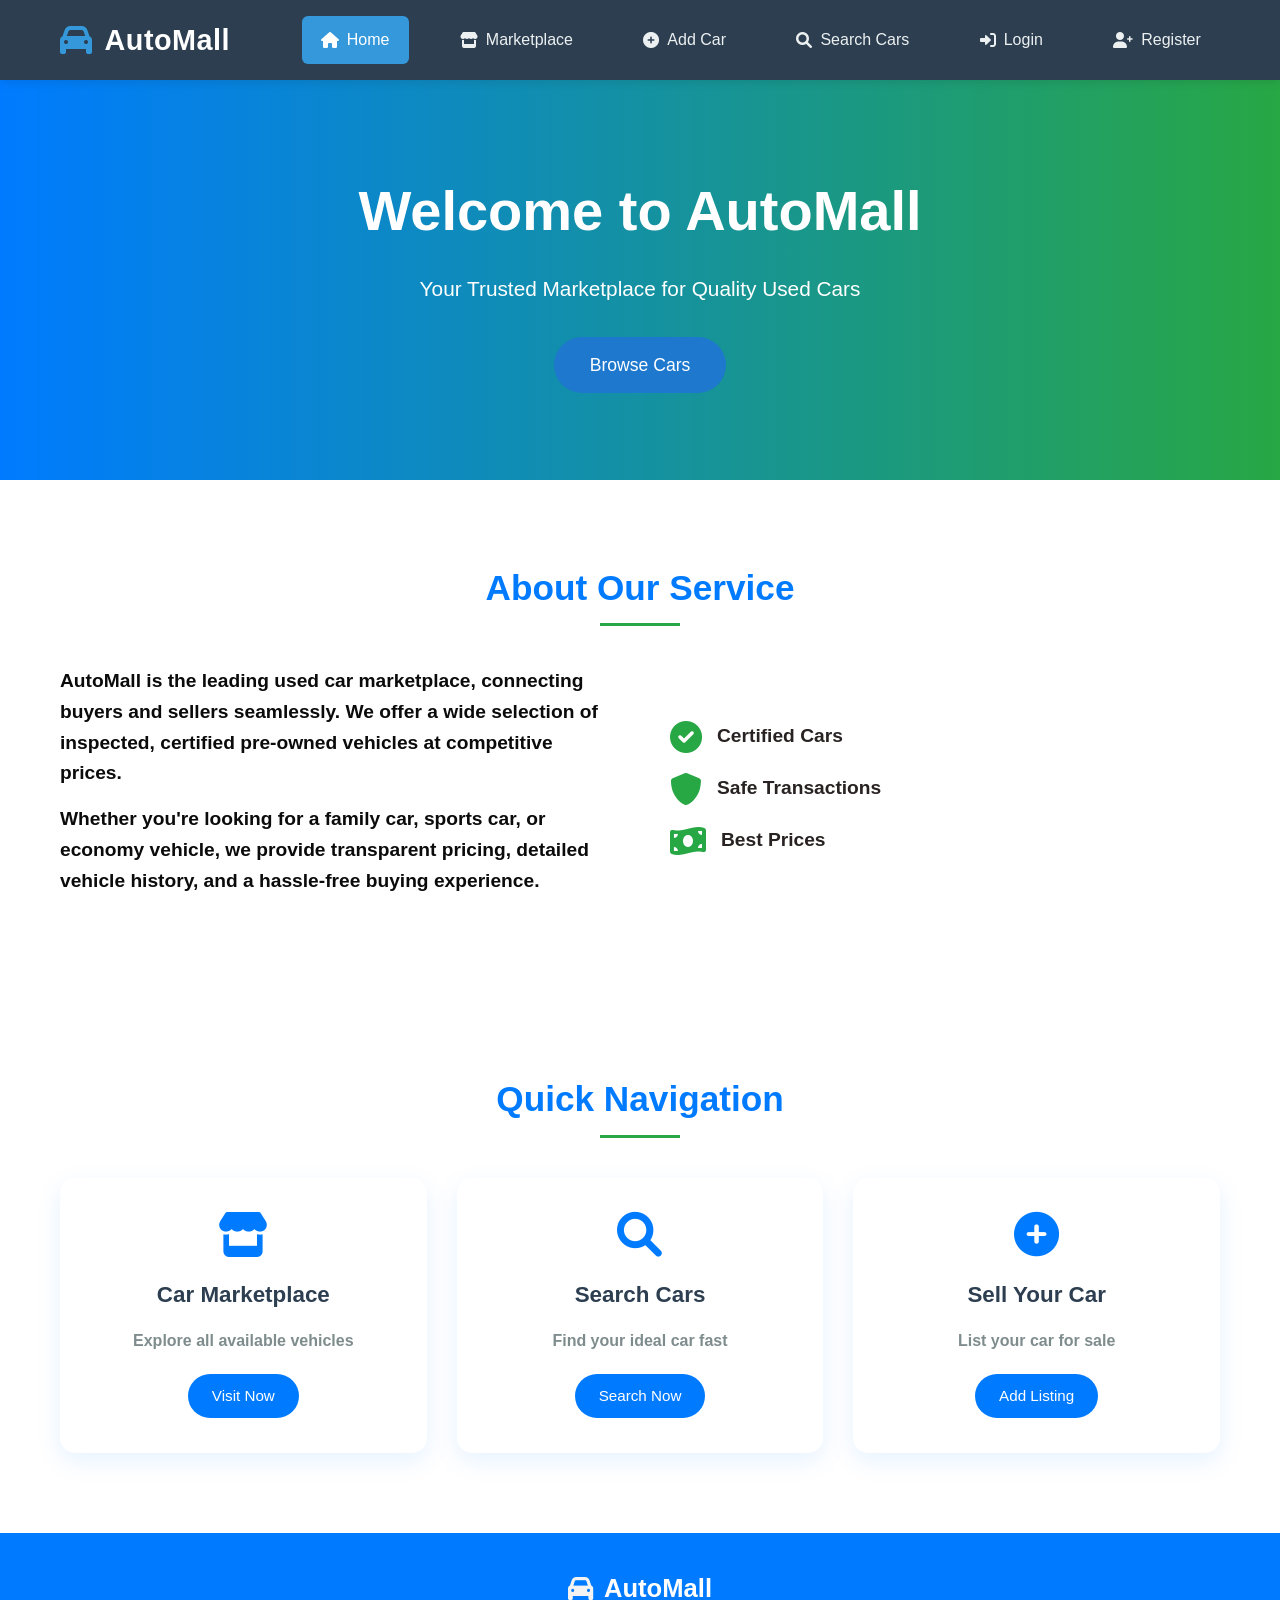
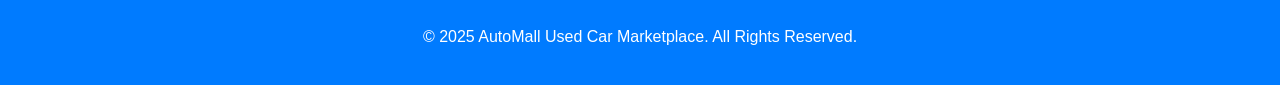
<file: index.html>
<!DOCTYPE html>
<html lang="en">
<head>
    <meta charset="UTF-8">
    <meta name="viewport" content="width=device-width, initial-scale=1.0">
    <title>AutoMall - Premium Used Cars Marketplace</title>
    <link rel="stylesheet" href="navbar.css">
    <script src="navbar.js" defer></script>
    <link rel="stylesheet" href="https://cdnjs.cloudflare.com/ajax/libs/font-awesome/6.0.0/css/all.min.css">
    <link rel="stylesheet" href="style1.css">
</head>
<body>
    <!-- 导航栏 -->
    <header>
        <nav class="navbar">
            <div class="nav-container">
                <div class="logo">
                    <a href="index.html">
                        <i class="fas fa-car"></i>
                        <span>AutoMall</span>
                    </a>
                </div>

                <ul class="nav-menu">
                    <li class="active"><a href="index.html"><i class="fas fa-home"></i> Home</a></li>
                    <li><a href="marketplace.html"><i class="fas fa-store"></i> Marketplace</a></li>
                    <li><a href="add-car.html"><i class="fas fa-plus-circle"></i> Add Car</a></li>
                    <li><a href="../search.html"><i class="fas fa-search"></i> Search Cars</a></li>
                    <li><a href="login.html"><i class="fas fa-sign-in-alt"></i> Login</a></li>
                    <li><a href="registration.html"><i class="fas fa-user-plus"></i> Register</a></li>
                </ul>

                <div class="hamburger">
                    <span class="bar"></span>
                    <span class="bar"></span>
                    <span class="bar"></span>
                </div>
            </div>
        </nav>
    </header>

    <main>
        <!-- 汽车大图横幅（明亮干净） -->
        <section class="hero">
            <div class="hero-content">
                <h1>Welcome to AutoMall</h1>
                <p>Your Trusted Marketplace for Quality Used Cars</p>
                <a href="marketplace.html" class="btn">Browse Cars</a>
            </div>
        </section>

        <!-- 业务简介 -->
        <section class="about">
            <div class="container">
                <h2>About Our Service</h2>
                <div class="about-content">
                    <div class="about-text">
                        <p>AutoMall is the leading used car marketplace, connecting buyers and sellers seamlessly. We offer a wide selection of inspected, certified pre-owned vehicles at competitive prices.</p>
                        <p>Whether you're looking for a family car, sports car, or economy vehicle, we provide transparent pricing, detailed vehicle history, and a hassle-free buying experience.</p>
                    </div>
                    <div class="about-features">
                        <div class="feature">
                            <i class="fas fa-check-circle"></i>
                            <h3>Certified Cars</h3>
                        </div>
                        <div class="feature">
                            <i class="fas fa-shield-alt"></i>
                            <h3>Safe Transactions</h3>
                        </div>
                        <div class="feature">
                            <i class="fas fa-money-bill-wave"></i>
                            <h3>Best Prices</h3>
                        </div>
                    </div>
                </div>
            </div>
        </section>

        <!-- 快捷链接 -->
        <section class="quick-links">
            <div class="container">
                <h2>Quick Navigation</h2>
                <div class="link-cards">
                    <div class="link-card">
                        <i class="fas fa-store"></i>
                        <h3>Car Marketplace</h3>
                        <p>Explore all available vehicles</p>
                        <a href="marketplace.html" class="small-btn">Visit Now</a>
                    </div>
                    <div class="link-card">
                        <i class="fas fa-search"></i>
                        <h3>Search Cars</h3>
                        <p>Find your ideal car fast</p>
                        <a href="../search.html" class="small-btn">Search Now</a>
                    </div>
                    <div class="link-card">
                        <i class="fas fa-plus-circle"></i>
                        <h3>Sell Your Car</h3>
                        <p>List your car for sale</p>
                        <a href="add-car.html" class="small-btn">Add Listing</a>
                    </div>
                </div>
            </div>
        </section>
    </main>

    <!-- 页脚设计 -->
    <footer>
        <div class="container footer-content">
            <div class="footer-logo">
                <i class="fas fa-car"></i>
                <span>AutoMall</span>
            </div>
            <p>&copy; 2025 AutoMall Used Car Marketplace. All Rights Reserved.</p>
        </div>
    </footer>
</body>
</html>
</file>
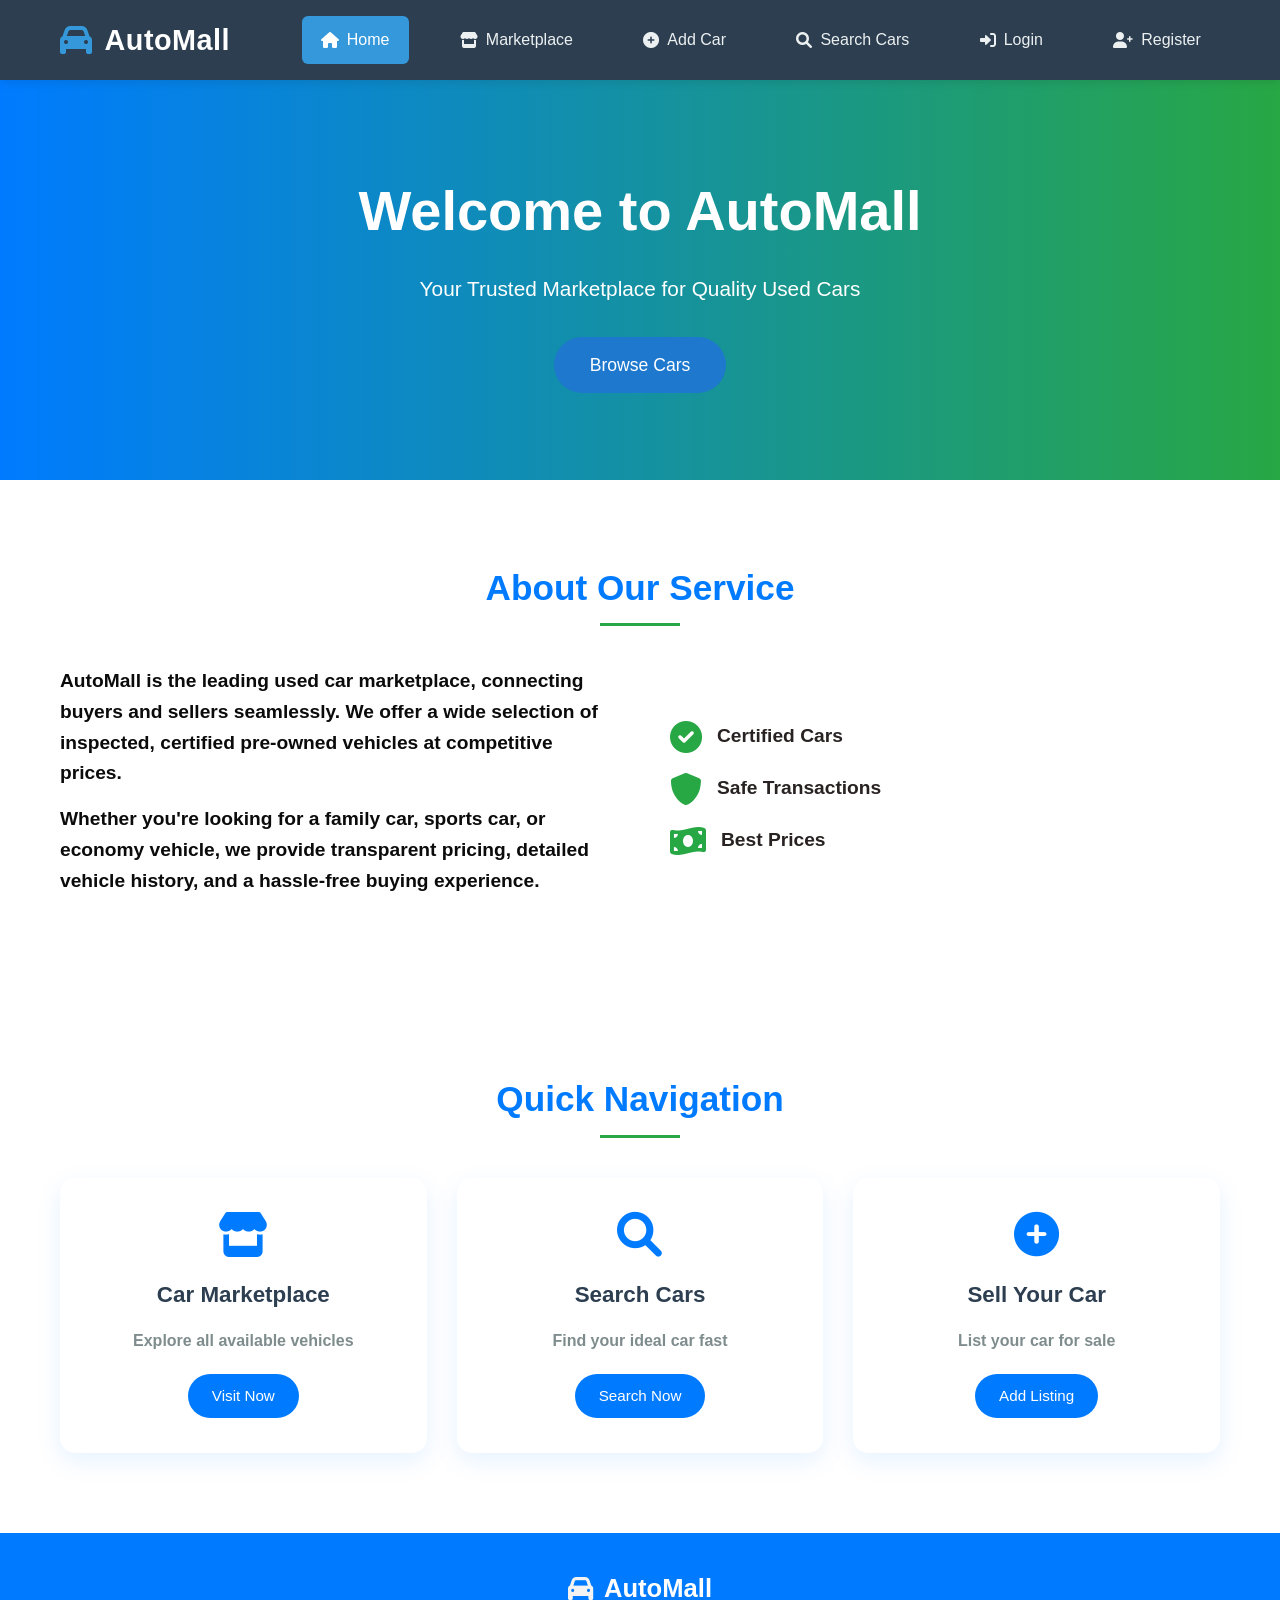
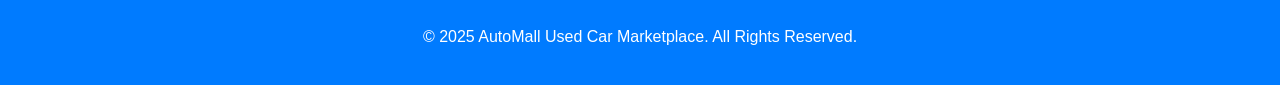
<file: index1.html>
<!DOCTYPE html>
<html lang="en">
<head>
    <meta charset="UTF-8">
    <meta name="viewport" content="width=device-width, initial-scale=1.0">
    <title>AutoMall - Premium Used Cars Marketplace</title>
    <link rel="stylesheet" href="navbar.css">
    <script src="navbar.js" defer></script>
    <link rel="stylesheet" href="https://cdnjs.cloudflare.com/ajax/libs/font-awesome/6.0.0/css/all.min.css">
    <link rel="stylesheet" href="style1.css">
</head>
<body>
    <!-- 导航栏 -->
    <header>
        <nav class="navbar">
            <div class="nav-container">
                <div class="logo">
                    <a href="index.html">
                        <i class="fas fa-car"></i>
                        <span>AutoMall</span>
                    </a>
                </div>

                <ul class="nav-menu">
                    <li class="active"><a href="index.html"><i class="fas fa-home"></i> Home</a></li>
                    <li><a href="marketplace.html"><i class="fas fa-store"></i> Marketplace</a></li>
                    <li><a href="add-car.html"><i class="fas fa-plus-circle"></i> Add Car</a></li>
                    <li><a href="../search.html"><i class="fas fa-search"></i> Search Cars</a></li>
                    <li><a href="login.html"><i class="fas fa-sign-in-alt"></i> Login</a></li>
                    <li><a href="registration.html"><i class="fas fa-user-plus"></i> Register</a></li>
                </ul>

                <div class="hamburger">
                    <span class="bar"></span>
                    <span class="bar"></span>
                    <span class="bar"></span>
                </div>
            </div>
        </nav>
    </header>

    <main>
        <!-- 汽车大图横幅（明亮干净） -->
        <section class="hero">
            <div class="hero-content">
                <h1>Welcome to AutoMall</h1>
                <p>Your Trusted Marketplace for Quality Used Cars</p>
                <a href="marketplace.html" class="btn">Browse Cars</a>
            </div>
        </section>

        <!-- 业务简介 -->
        <section class="about">
            <div class="container">
                <h2>About Our Service</h2>
                <div class="about-content">
                    <div class="about-text">
                        <p>AutoMall is the leading used car marketplace, connecting buyers and sellers seamlessly. We offer a wide selection of inspected, certified pre-owned vehicles at competitive prices.</p>
                        <p>Whether you're looking for a family car, sports car, or economy vehicle, we provide transparent pricing, detailed vehicle history, and a hassle-free buying experience.</p>
                    </div>
                    <div class="about-features">
                        <div class="feature">
                            <i class="fas fa-check-circle"></i>
                            <h3>Certified Cars</h3>
                        </div>
                        <div class="feature">
                            <i class="fas fa-shield-alt"></i>
                            <h3>Safe Transactions</h3>
                        </div>
                        <div class="feature">
                            <i class="fas fa-money-bill-wave"></i>
                            <h3>Best Prices</h3>
                        </div>
                    </div>
                </div>
            </div>
        </section>

        <!-- 快捷链接 -->
        <section class="quick-links">
            <div class="container">
                <h2>Quick Navigation</h2>
                <div class="link-cards">
                    <div class="link-card">
                        <i class="fas fa-store"></i>
                        <h3>Car Marketplace</h3>
                        <p>Explore all available vehicles</p>
                        <a href="marketplace.html" class="small-btn">Visit Now</a>
                    </div>
                    <div class="link-card">
                        <i class="fas fa-search"></i>
                        <h3>Search Cars</h3>
                        <p>Find your ideal car fast</p>
                        <a href="../search.html" class="small-btn">Search Now</a>
                    </div>
                    <div class="link-card">
                        <i class="fas fa-plus-circle"></i>
                        <h3>Sell Your Car</h3>
                        <p>List your car for sale</p>
                        <a href="add-car.html" class="small-btn">Add Listing</a>
                    </div>
                </div>
            </div>
        </section>
    </main>

    <!-- 页脚设计 -->
    <footer>
        <div class="container footer-content">
            <div class="footer-logo">
                <i class="fas fa-car"></i>
                <span>AutoMall</span>
            </div>
            <p>&copy; 2025 AutoMall Used Car Marketplace. All Rights Reserved.</p>
        </div>
    </footer>
</body>
</html>
</file>
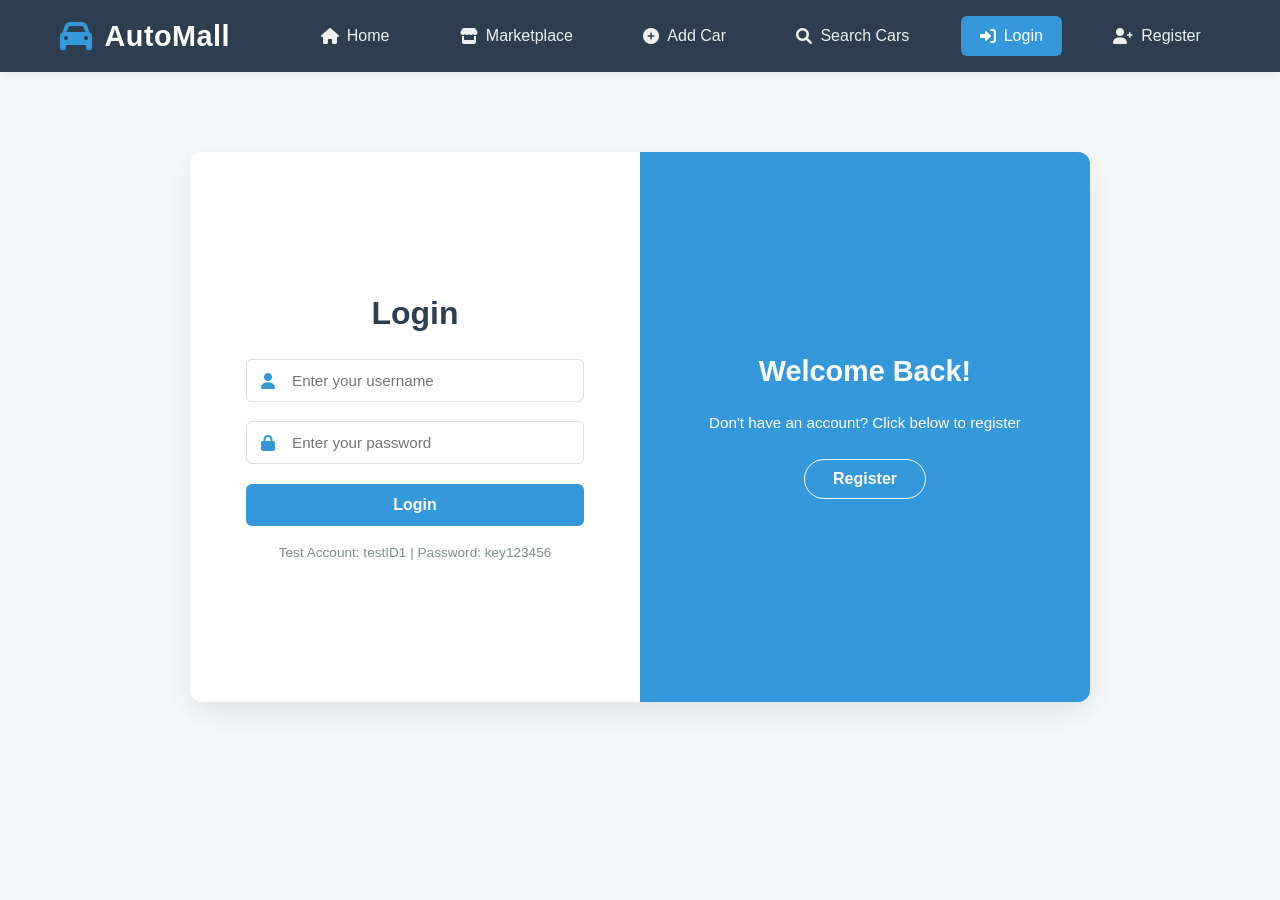
<file: login.html>
<!DOCTYPE html>
<html lang="en">
<head>
    <meta charset="UTF-8">
    <meta name="viewport" content="width=device-width, initial-scale=1.0">
    <title>AutoMall - Login</title>
    <link rel="stylesheet" href="https://cdnjs.cloudflare.com/ajax/libs/font-awesome/6.0.0/css/all.min.css">
    <style>
        * {
            margin: 0;
            padding: 0;
            box-sizing: border-box;
            font-family: 'Segoe UI', sans-serif;
        }

        body {
            background-color: #f8f9fa;
            min-height: 100vh;
        }

        /* 导航栏样式 */
        .navbar {
            background-color: #2c3e50;
            padding: 1rem 0;
            box-shadow: 0 2px 10px rgba(0, 0, 0, 0.1);
            position: sticky;
            top: 0;
            z-index: 1000;
        }

        .nav-container {
            max-width: 1200px;
            margin: 0 auto;
            display: flex;
            justify-content: space-between;
            align-items: center;
            padding: 0 20px;
        }

        .logo a {
            color: white;
            text-decoration: none;
            font-size: 1.8rem;
            font-weight: 700;
            display: flex;
            align-items: center;
            gap: 12px;
            letter-spacing: 0.5px;
        }

        .logo i {
            color: #3498db;
            font-size: 2rem;
        }

        .logo span {
            color: white;
            font-weight: 800;
        }

        .nav-menu {
            display: flex;
            list-style: none;
            gap: 2rem;
            margin: 0;
            padding: 0;
        }

        .nav-menu li a {
            color: #ecf0f1;
            text-decoration: none;
            padding: 0.7rem 1.2rem;
            border-radius: 6px;
            transition: all 0.3s ease;
            display: flex;
            align-items: center;
            gap: 8px;
            font-weight: 500;
            font-size: 1rem;
        }

        .nav-menu li a:hover {
            background-color: #3498db;
            color: white;
        }

        .nav-menu li.active a {
            background-color: #3498db;
            color: white;
        }

        .hamburger {
            display: none;
            cursor: pointer;
            background: none;
            border: none;
            padding: 5px;
        }

        .bar {
            display: block;
            width: 25px;
            height: 3px;
            margin: 5px auto;
            background-color: white;
            transition: all 0.3s ease;
            border-radius: 2px;
        }

        @media (max-width: 768px) {
            .hamburger { display: block; }
            .nav-menu {
                position: fixed; left: -100%; top: 70px;
                flex-direction: column; background-color: #2c3e50;
                width: 100%; text-align: center; transition: 0.3s;
                padding: 2rem 0; gap: 0;
                box-shadow: 0 5px 10px rgba(0, 0, 0, 0.1);
            }
            .nav-menu.active { left: 0; }
            .nav-menu li { margin: 1rem 0; }
            .nav-menu li a { padding: 1rem; justify-content: center; }
            .hamburger.active .bar:nth-child(2) { opacity: 0; }
            .hamburger.active .bar:nth-child(1) { transform: translateY(8px) rotate(45deg); }
            .hamburger.active .bar:nth-child(3) { transform: translateY(-8px) rotate(-45deg); }
        }

        /* 登录页面主容器 + 滑动交换动画 */
        .container {
            max-width: 900px;
            height: 550px;
            margin: 5rem auto;
            display: flex;
            position: relative;
            border-radius: 12px;
            overflow: hidden;
            box-shadow: 0 10px 30px rgba(0,0,0,0.1);
            transition: all 0.6s ease;
        }

        .form-section {
            width: 50%;
            background: white;
            display: flex;
            flex-direction: column;
            justify-content: center;
            padding: 3.5rem;
            gap: 1.2rem;
            transition: transform 0.6s ease, opacity 0.5s ease;
        }

        .form-section h2 {
            color: #2c3e50;
            font-size: 2rem;
            text-align: center;
            margin-bottom: 0.5rem;
        }

        .input-group {
            position: relative;
        }

        .input-group i {
            position: absolute;
            left: 15px;
            top: 50%;
            transform: translateY(-50%);
            color: #3498db;
            font-size: 1rem;
        }

        .input-group input {
            width: 100%;
            padding: 12px 15px 12px 45px;
            border: 1px solid #ddd;
            border-radius: 6px;
            font-size: 0.95rem;
            outline: none;
            transition: 0.3s;
        }

        .input-group input:focus {
            border-color: #3498db;
            box-shadow: 0 0 0 3px rgba(52, 152, 219, 0.15);
        }

        .btn {
            padding: 12px;
            background-color: #3498db;
            color: white;
            border: none;
            border-radius: 6px;
            font-size: 1rem;
            font-weight: 600;
            cursor: pointer;
            transition: 0.3s;
        }

        .btn:hover {
            background-color: #2980b9;
        }

        .test-info {
            text-align: center;
            color: #7f8c8d;
            font-size: 0.85rem;
        }

        .info-section {
            width: 50%;
            background-color: #3498db;
            display: flex;
            flex-direction: column;
            justify-content: center;
            align-items: center;
            color: white;
            padding: 2.5rem;
            text-align: center;
            gap: 1.5rem;
            transition: transform 0.6s ease;
        }

        .info-section h2 {
            font-size: 1.8rem;
        }

        .info-section p {
            line-height: 1.5;
            font-size: 0.95rem;
        }

        .toggle-btn {
            padding: 10px 28px;
            background: transparent;
            border: 1px solid white;
            color: white;
            border-radius: 25px;
            font-weight: 600;
            cursor: pointer;
            transition: all 0.3s ease;
            text-decoration: none;
        }

        .toggle-btn:hover {
            background: white;
            color: #3498db;
        }

        /* 切换动画：放大 + 滑动 */
        .container.slide .form-section {
            transform: translateX(100%) scale(1.03);
            opacity: 0.97;
        }

        .container.slide .info-section {
            transform: translateX(-100%) scale(1.03);
        }

        @media (max-width:768px) {
            .container {
                flex-direction: column;
                height: auto;
                margin: 2rem 1rem;
            }
            .form-section, .info-section { width: 100%; }
        }
    </style>
</head>
<body>

<!-- 导航栏 -->
<header>
    <nav class="navbar">
        <div class="nav-container">
            <div class="logo">
                <a href="../index.html">
                    <i class="fas fa-car"></i>
                    <span>AutoMall</span>
                </a>
            </div>
            <ul class="nav-menu">
                <li><a href="../index.html"><i class="fas fa-home"></i> Home</a></li>
                <li><a href="marketplace.html"><i class="fas fa-store"></i> Marketplace</a></li>
                <li><a href="add-car.html"><i class="fas fa-plus-circle"></i> Add Car</a></li>
                <li><a href="../search.html"><i class="fas fa-search"></i> Search Cars</a></li>
                <li class="active"><a href="login.html"><i class="fas fa-sign-in-alt"></i> Login</a></li>
                <li><a href="registration.html"><i class="fas fa-user-plus"></i> Register</a></li>
            </ul>
            <div class="hamburger">
                <span class="bar"></span>
                <span class="bar"></span>
                <span class="bar"></span>
            </div>
        </div>
    </nav>
</header>

<!-- 登录主体 -->
<div class="container" id="container">
    <div class="form-section">
        <h2>Login</h2>
        <div class="input-group">
            <i class="fas fa-user"></i>
            <input type="text" placeholder="Enter your username" id="username" required>
        </div>
        <div class="input-group">
            <i class="fas fa-lock"></i>
            <input type="password" placeholder="Enter your password" id="password" required>
        </div>
        <button class="btn" id="loginBtn">Login</button>
        <p class="test-info">Test Account: testID1 | Password: key123456</p>
    </div>

    <div class="info-section">
        <h2>Welcome Back!</h2>
        <p>Don't have an account? Click below to register</p>
        <a href="registration.html" class="toggle-btn" id="toReg">Register</a>
    </div>
</div>

<script>
    // 导航菜单
    document.addEventListener('DOMContentLoaded', function () {
        const hamburger = document.querySelector('.hamburger');
        const navMenu = document.querySelector('.nav-menu');
        hamburger.addEventListener('click', () => {
            hamburger.classList.toggle('active');
            navMenu.classList.toggle('active');
        });
        document.querySelectorAll('.nav-menu a').forEach(n => {
            n.addEventListener('click', () => {
                hamburger.classList.remove('active');
                navMenu.classList.remove('active');
            });
        });

        // 切换动画
        const container = document.getElementById('container');
        const toReg = document.getElementById('toReg');
        toReg.addEventListener('click', (e) => {
            e.preventDefault();
            container.classList.add('slide');
            setTimeout(() => {
                window.location.href = 'registration.html';
            }, 600);
        });

        // 登录验证
        const loginBtn = document.getElementById('loginBtn');
        loginBtn.addEventListener('click', () => {
            const user = document.getElementById('username').value.trim();
            const pwd = document.getElementById('password').value.trim();
            if (user === 'testID1' && pwd === 'key123456') {
                alert('Login successful! Welcome to AutoMall.');
            } else {
                alert('Invalid username or password!');
            }
        });
    });
    
</script>
</body>
</html>
</file>
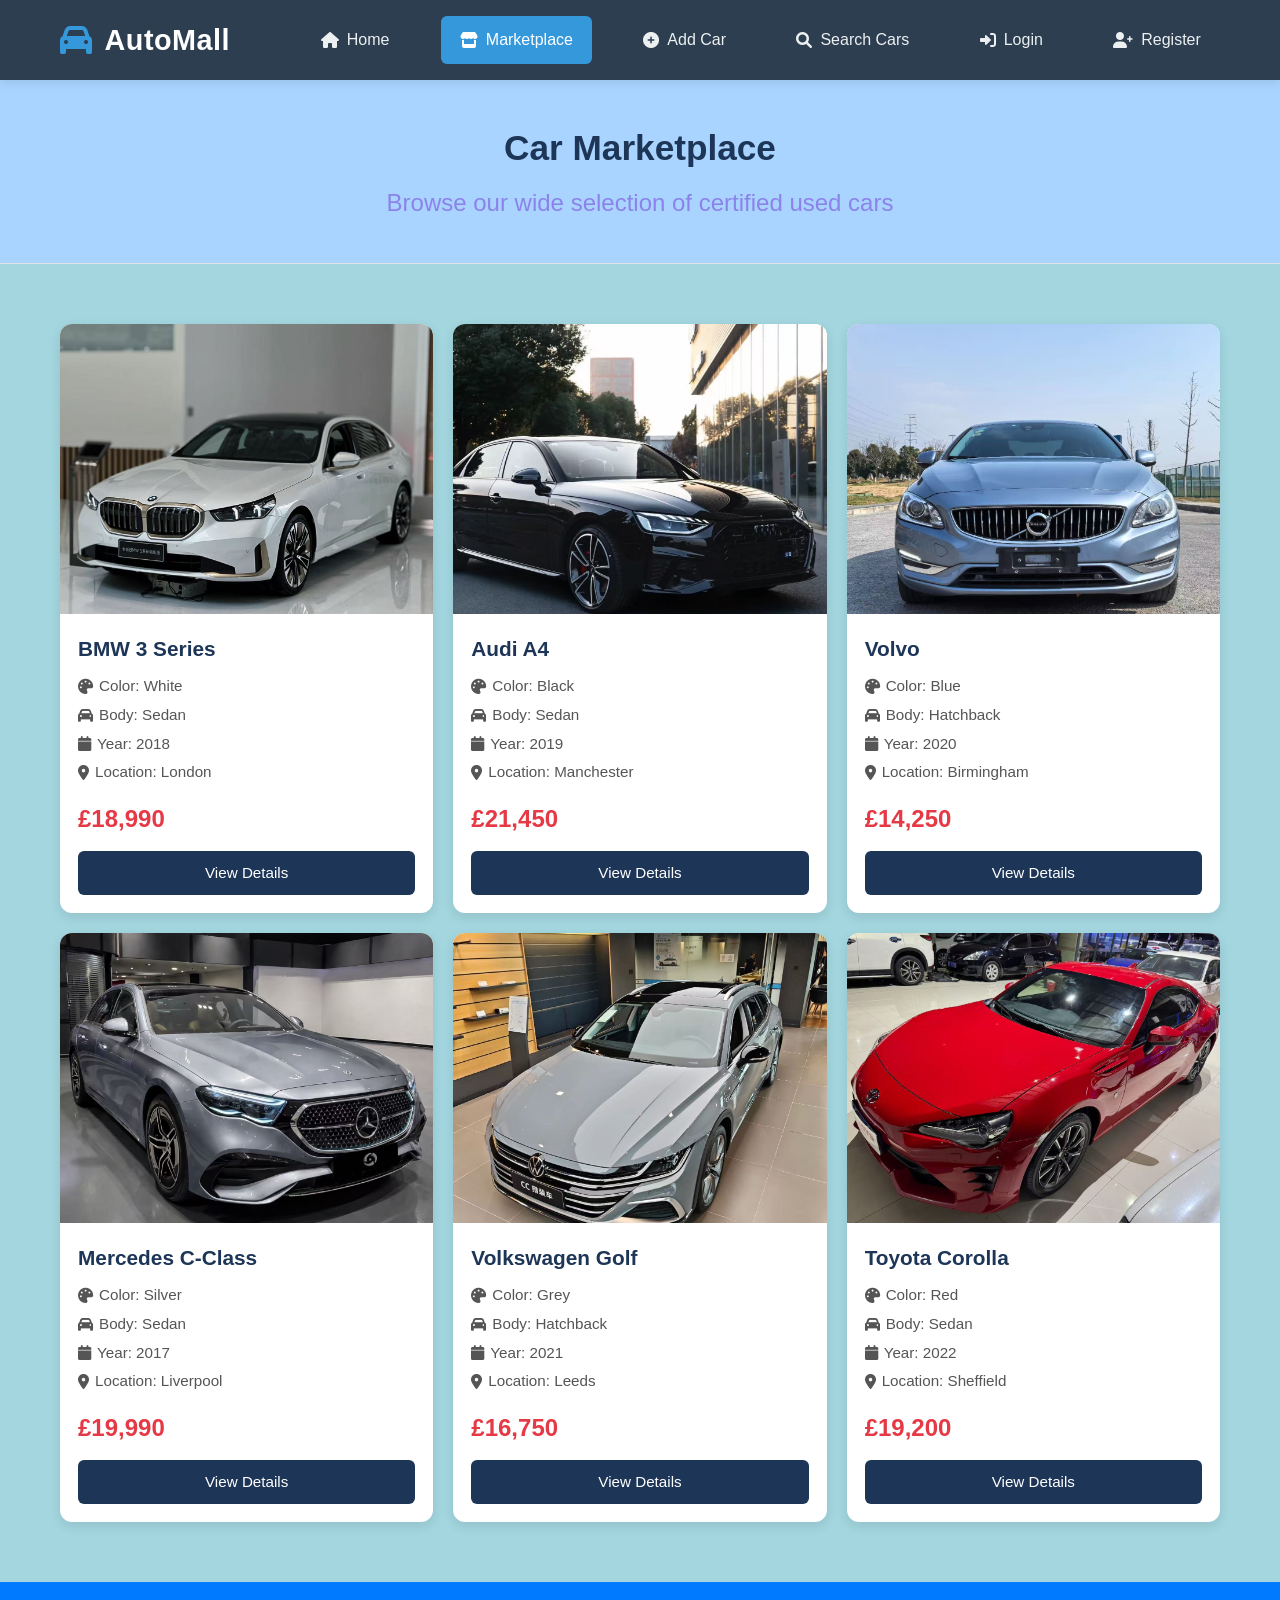
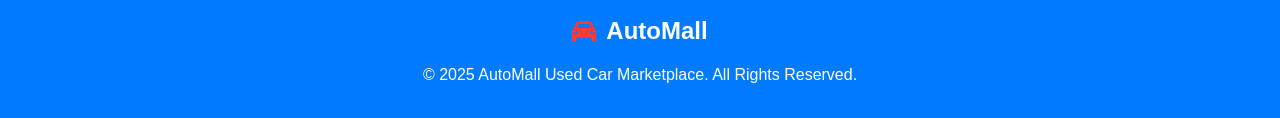
<file: marketplace.html>
<!DOCTYPE html>
<html lang="en">
<head>
    <meta charset="UTF-8">
    <meta name="viewport" content="width=device-width, initial-scale=1.0">
    <title>Marketplace - AutoMall</title>
    <link rel="stylesheet" href="navbar.css">
    <script src="navbar.js" defer></script>
    <link rel="stylesheet" href="https://cdnjs.cloudflare.com/ajax/libs/font-awesome/6.0.0/css/all.min.css">
    <link rel="stylesheet" href="marketplace.css">
</head>
<body>

<!-- 导航栏（和你首页完全一样） -->
<header>
    <nav class="navbar">
        <div class="nav-container">
            <div class="logo">
                <a href="index1.html">
                    <i class="fas fa-car"></i>
                    <span>AutoMall</span>
                </a>
            </div>
            <ul class="nav-menu">
                <li><a href="index1.html"><i class="fas fa-home"></i> Home</a></li>
                <li class="active"><a href="marketplace.html"><i class="fas fa-store"></i> Marketplace</a></li>
                <li><a href="add-car.html"><i class="fas fa-plus-circle"></i> Add Car</a></li>
                <li><a href="search.html"><i class="fas fa-search"></i> Search Cars</a></li>
                <li><a href="login.html"><i class="fas fa-sign-in-alt"></i> Login</a></li>
                <li><a href="registration.html"><i class="fas fa-user-plus"></i> Register</a></li>
            </ul>
            <div class="hamburger">
                <span class="bar"></span>
                <span class="bar"></span>
                <span class="bar"></span>
            </div>
        </div>
    </nav>
</header>

<!-- 大卖场主内容 -->
<main>
    <section class="page-header">
        <div class="container">
            <h1>Car Marketplace</h1>
            <p>Browse our wide selection of certified used cars</p>
        </div>
    </section>

    <section class="marketplace">
        <div class="container">
            <div class="cars-grid">

                <!-- 车辆 1 -->
                <div class="car-card">
                    <div class="car-image">
                        <img src="白色宝马.jpg" alt="White BMW">
                    </div>
                    <div class="car-info">
                        <h3>BMW 3 Series</h3>
                        <p class="car-meta"><i class="fas fa-palette"></i> Color: White</p>
                        <p class="car-meta"><i class="fas fa-car"></i> Body: Sedan</p>
                        <p class="car-meta"><i class="fas fa-calendar"></i> Year: 2018</p>
                        <p class="car-meta"><i class="fas fa-map-marker-alt"></i> Location: London</p>
                        <p class="car-price">£18,990</p>
                        <a href="#" class="car-btn">View Details</a>
                    </div>
                </div>

                <!-- 车辆 2 -->
                <div class="car-card">
                    <div class="car-image">
                        <img src="黑色奥迪.jpg" alt="Black Audi">
                    </div>
                    <div class="car-info">
                        <h3>Audi A4</h3>
                        <p class="car-meta"><i class="fas fa-palette"></i> Color: Black</p>
                        <p class="car-meta"><i class="fas fa-car"></i> Body: Sedan</p>
                        <p class="car-meta"><i class="fas fa-calendar"></i> Year: 2019</p>
                        <p class="car-meta"><i class="fas fa-map-marker-alt"></i> Location: Manchester</p>
                        <p class="car-price">£21,450</p>
                        <a href="#" class="car-btn">View Details</a>
                    </div>
                </div>

                <!-- 车辆 3 -->
                <div class="car-card">
                    <div class="car-image">
                        <img src="蓝色沃尔沃.jpg" alt="Blue Volvo">
                    </div>
                    <div class="car-info">
                        <h3>Volvo</h3>
                        <p class="car-meta"><i class="fas fa-palette"></i> Color: Blue</p>
                        <p class="car-meta"><i class="fas fa-car"></i> Body: Hatchback</p>
                        <p class="car-meta"><i class="fas fa-calendar"></i> Year: 2020</p>
                        <p class="car-meta"><i class="fas fa-map-marker-alt"></i> Location: Birmingham</p>
                        <p class="car-price">£14,250</p>
                        <a href="#" class="car-btn">View Details</a>
                    </div>
                </div>

                <!-- 车辆 4 -->
                <div class="car-card">
                    <div class="car-image">
                        <img src="银色奔驰.jpg" alt="Silver Mercedes">
                    </div>
                    <div class="car-info">
                        <h3>Mercedes C-Class</h3>
                        <p class="car-meta"><i class="fas fa-palette"></i> Color: Silver</p>
                        <p class="car-meta"><i class="fas fa-car"></i> Body: Sedan</p>
                        <p class="car-meta"><i class="fas fa-calendar"></i> Year: 2017</p>
                        <p class="car-meta"><i class="fas fa-map-marker-alt"></i> Location: Liverpool</p>
                        <p class="car-price">£19,990</p>
                        <a href="#" class="car-btn">View Details</a>
                    </div>
                </div>

                <!-- 车辆 5 -->
                <div class="car-card">
                    <div class="car-image">
                        <img src="灰色大众.jpg" alt="Grey Volkswagen">
                    </div>
                    <div class="car-info">
                        <h3>Volkswagen Golf</h3>
                        <p class="car-meta"><i class="fas fa-palette"></i> Color: Grey</p>
                        <p class="car-meta"><i class="fas fa-car"></i> Body: Hatchback</p>
                        <p class="car-meta"><i class="fas fa-calendar"></i> Year: 2021</p>
                        <p class="car-meta"><i class="fas fa-map-marker-alt"></i> Location: Leeds</p>
                        <p class="car-price">£16,750</p>
                        <a href="#" class="car-btn">View Details</a>
                    </div>
                </div>

                <!-- 车辆 6 -->
                <div class="car-card">
                    <div class="car-image">
                        <img src="红色丰田.jpg" alt="Red Toyota">
                    </div>
                    <div class="car-info">
                        <h3>Toyota Corolla</h3>
                        <p class="car-meta"><i class="fas fa-palette"></i> Color: Red</p>
                        <p class="car-meta"><i class="fas fa-car"></i> Body: Sedan</p>
                        <p class="car-meta"><i class="fas fa-calendar"></i> Year: 2022</p>
                        <p class="car-meta"><i class="fas fa-map-marker-alt"></i> Location: Sheffield</p>
                        <p class="car-price">£19,200</p>
                        <a href="#" class="car-btn">View Details</a>
                    </div>
                </div>

            </div>
        </div>
    </section>
</main>

<!-- 页脚 -->
<footer>
    <div class="container footer-content">
        <div class="footer-logo">
            <i class="fas fa-car"></i>
            <span>AutoMall</span>
        </div>
        <p>&copy; 2025 AutoMall Used Car Marketplace. All Rights Reserved.</p>
    </div>
</footer>

</body>
</html>
</file>
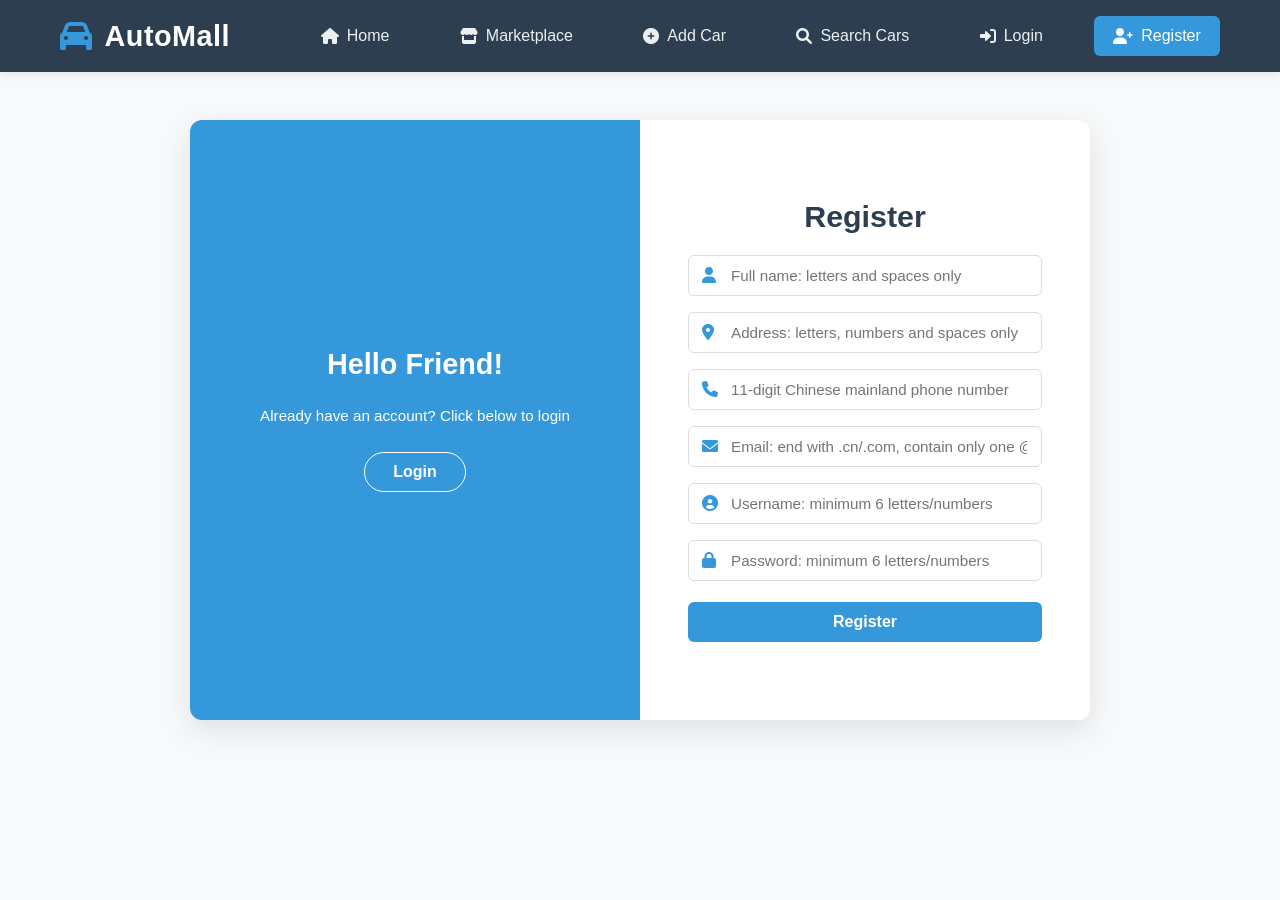
<file: registration.html>
<!DOCTYPE html>
<html lang="en">
<head>
    <meta charset="UTF-8">
    <meta name="viewport" content="width=device-width, initial-scale=1.0">
    <title>AutoMall - Register</title>
    <link rel="stylesheet" href="https://cdnjs.cloudflare.com/ajax/libs/font-awesome/6.0.0/css/all.min.css">
    <style>
        * {
            margin: 0;
            padding: 0;
            box-sizing: border-box;
            font-family: 'Segoe UI', sans-serif;
        }

        body {
            background-color: #f8f9fa;
            min-height: 100vh;
        }

        /* 导航栏 */
        .navbar {
            background-color: #2c3e50;
            padding: 1rem 0;
            box-shadow: 0 2px 10px rgba(0, 0, 0, 0.1);
            position: sticky;
            top: 0;
            z-index: 1000;
        }

        .nav-container {
            max-width: 1200px;
            margin: 0 auto;
            display: flex;
            justify-content: space-between;
            align-items: center;
            padding: 0 20px;
        }

        .logo a {
            color: white;
            text-decoration: none;
            font-size: 1.8rem;
            font-weight: 700;
            display: flex;
            align-items: center;
            gap: 12px;
            letter-spacing: 0.5px;
        }

        .logo i {
            color: #3498db;
            font-size: 2rem;
        }

        .logo span {
            color: white;
            font-weight: 800;
        }

        .nav-menu {
            display: flex;
            list-style: none;
            gap: 2rem;
            margin: 0;
            padding: 0;
        }

        .nav-menu li a {
            color: #ecf0f1;
            text-decoration: none;
            padding: 0.7rem 1.2rem;
            border-radius: 6px;
            transition: all 0.3s ease;
            display: flex;
            align-items: center;
            gap: 8px;
            font-weight: 500;
            font-size: 1rem;
        }

        .nav-menu li a:hover {
            background-color: #3498db;
            color: white;
        }

        .nav-menu li.active a {
            background-color: #3498db;
            color: white;
        }

        .hamburger {
            display: none;
            cursor: pointer;
            background: none;
            border: none;
            padding: 5px;
        }

        .bar {
            display: block;
            width: 25px;
            height: 3px;
            margin: 5px auto;
            background-color: white;
            transition: all 0.3s ease;
            border-radius: 2px;
        }

        @media (max-width: 768px) {
            .hamburger { display: block; }
            .nav-menu {
                position: fixed; left: -100%; top: 70px;
                flex-direction: column; background-color: #2c3e50;
                width: 100%; text-align: center; transition: 0.3s;
                padding: 2rem 0; gap: 0;
                box-shadow: 0 5px 10px rgba(0, 0, 0, 0.1);
            }
            .nav-menu.active { left: 0; }
            .nav-menu li { margin: 1rem 0; }
            .nav-menu li a { padding: 1rem; justify-content: center; }
            .hamburger.active .bar:nth-child(2) { opacity: 0; }
            .hamburger.active .bar:nth-child(1) { transform: translateY(8px) rotate(45deg); }
            .hamburger.active .bar:nth-child(3) { transform: translateY(-8px) rotate(-45deg); }
        }

        /* 注册页面容器 + 统一配色 + 动画 */
        .container {
            max-width: 900px;
            height: 600px;
            margin: 3rem auto;
            display: flex;
            position: relative;
            border-radius: 12px;
            overflow: hidden;
            box-shadow: 0 10px 30px rgba(0,0,0,0.1);
            transition: all 0.6s ease;
        }

        .info-section {
            width: 50%;
            background-color: #3498db;
            display: flex;
            flex-direction: column;
            justify-content: center;
            align-items: center;
            color: white;
            padding: 2.5rem;
            text-align: center;
            gap: 1.5rem;
            transition: transform 0.6s ease;
        }

        .info-section h2 {
            font-size: 1.8rem;
        }

        .info-section p {
            line-height: 1.5;
            font-size: 0.95rem;
        }

        .toggle-btn {
            padding: 10px 28px;
            background: transparent;
            border: 1px solid white;
            color: white;
            border-radius: 25px;
            font-weight: 600;
            cursor: pointer;
            transition: all 0.3s ease;
            text-decoration: none;
        }

        .toggle-btn:hover {
            background: white;
            color: #3498db;
        }

        .form-section {
            width: 50%;
            background: white;
            display: flex;
            flex-direction: column;
            justify-content: center;
            padding: 2.5rem 3rem;
            gap: 1rem;
            transition: transform 0.6s ease, opacity 0.5s ease;
        }

        .form-section h2 {
            color: #2c3e50;
            font-size: 1.9rem;
            text-align: center;
            margin-bottom: 0.3rem;
        }

        .input-group {
            position: relative;
        }

        .input-group i {
            position: absolute;
            left: 14px;
            top: 50%;
            transform: translateY(-50%);
            color: #3498db;
            font-size: 1rem;
        }

        .input-group input {
            width: 100%;
            padding: 11px 14px 11px 42px;
            border: 1px solid #ddd;
            border-radius: 6px;
            font-size: 0.95rem;
            outline: none;
            transition: 0.3s;
        }

        .input-group input:focus {
            border-color: #3498db;
            box-shadow: 0 0 0 3px rgba(52, 152, 219, 0.15);
        }

        .btn {
            padding: 11px;
            background-color: #3498db;
            color: white;
            border: none;
            border-radius: 6px;
            font-size: 1rem;
            font-weight: 600;
            cursor: pointer;
            transition: 0.3s;
            margin-top: 0.3rem;
        }

        .btn:hover {
            background-color: #2980b9;
        }

        /* 切换动画：放大 + 滑动 */
        .container.slide .form-section {
            transform: translateX(-100%) scale(1.03);
            opacity: 0.97;
        }

        .container.slide .info-section {
            transform: translateX(100%) scale(1.03);
        }

        @media (max-width:768px) {
            .container {
                flex-direction: column;
                height: auto;
                margin: 2rem 1rem;
            }
            .form-section, .info-section { width: 100%; }
        }
    </style>
</head>
<body>

<!-- 导航栏 -->
<header>
    <nav class="navbar">
        <div class="nav-container">
            <div class="logo">
                <a href="../index.html">
                    <i class="fas fa-car"></i>
                    <span>AutoMall</span>
                </a>
            </div>
            <ul class="nav-menu">
                <li><a href="../index.html"><i class="fas fa-home"></i> Home</a></li>
                <li><a href="marketplace.html"><i class="fas fa-store"></i> Marketplace</a></li>
                <li><a href="add-car.html"><i class="fas fa-plus-circle"></i> Add Car</a></li>
                <li><a href="../search.html"><i class="fas fa-search"></i> Search Cars</a></li>
                <li><a href="login.html"><i class="fas fa-sign-in-alt"></i> Login</a></li>
                <li class="active"><a href="registration.html"><i class="fas fa-user-plus"></i> Register</a></li>
            </ul>
            <div class="hamburger">
                <span class="bar"></span>
                <span class="bar"></span>
                <span class="bar"></span>
            </div>
        </div>
    </nav>
</header>

<!-- 注册主体 -->
<div class="container" id="container">
    <div class="info-section">
        <h2>Hello Friend!</h2>
        <p>Already have an account? Click below to login</p>
        <a href="login.html" class="toggle-btn" id="toLogin">Login</a>
    </div>

    <div class="form-section">
        <h2>Register</h2>
        <div class="input-group">
            <i class="fas fa-user"></i>
            <input type="text" id="name" placeholder="Full name: letters and spaces only" required>
        </div>
        <div class="input-group">
            <i class="fas fa-map-marker-alt"></i>
            <input type="text" id="address" placeholder="Address: letters, numbers and spaces only" required>
        </div>
        <div class="input-group">
            <i class="fas fa-phone"></i>
            <input type="text" id="phone" placeholder="11-digit Chinese mainland phone number" required>
        </div>
        <div class="input-group">
            <i class="fas fa-envelope"></i>
            <input type="email" id="email" placeholder="Email: end with .cn/.com, contain only one @" required>
        </div>
        <div class="input-group">
            <i class="fas fa-user-circle"></i>
            <input type="text" id="username" placeholder="Username: minimum 6 letters/numbers" required>
        </div>
        <div class="input-group">
            <i class="fas fa-lock"></i>
            <input type="password" id="pwd" placeholder="Password: minimum 6 letters/numbers" required>
        </div>
        <button class="btn" id="regBtn">Register</button>
    </div>
</div>

<script>
    document.addEventListener('DOMContentLoaded', function () {
        // 导航菜单
        const hamburger = document.querySelector('.hamburger');
        const navMenu = document.querySelector('.nav-menu');
        hamburger.addEventListener('click', () => {
            hamburger.classList.toggle('active');
            navMenu.classList.toggle('active');
        });
        document.querySelectorAll('.nav-menu a').forEach(n => {
            n.addEventListener('click', () => {
                hamburger.classList.remove('active');
                navMenu.classList.remove('active');
            });
        });

        // 切换动画
        const container = document.getElementById('container');
        const toLogin = document.getElementById('toLogin');
        toLogin.addEventListener('click', (e) => {
            e.preventDefault();
            container.classList.add('slide');
            setTimeout(() => {
                window.location.href = 'login.html';
            }, 600);
        });

        // 注册验证
        const regBtn = document.getElementById('regBtn');
        regBtn.addEventListener('click', () => {
            const name = document.getElementById('name').value.trim();
            const address = document.getElementById('address').value.trim();
            const phone = document.getElementById('phone').value.trim();
            const email = document.getElementById('email').value.trim();
            const username = document.getElementById('username').value.trim();
            const pwd = document.getElementById('pwd').value.trim();
            let err = '';

            if (!/^[A-Za-z\s]+$/.test(name)) err += 'Name: letters and spaces only\n';
            if (!/^[A-Za-z0-9\s]+$/.test(address)) err += 'Address: letters, numbers & spaces only\n';
            if (!/^1[3-9]\d{9}$/.test(phone)) err += 'Invalid Chinese phone number\n';
            if (!/^[^\s@]+@[^\s@]+\.(cn|com)$/.test(email)) err += 'Email must end with .cn or .com\n';
            if (!/^[A-Za-z0-9]{6,}$/.test(username)) err += 'Username: min 6 letters/numbers\n';
            if (!/^[A-Za-z0-9]{6,}$/.test(pwd)) err += 'Password: min 6 letters/numbers\n';

            if (err !== '') {
                alert(err);
            } else {
                alert('Registration successful! Redirecting to login...');
                window.location.href = 'login.html';
            }
        });
    });
    
</script>
</body>
</html>
</file>
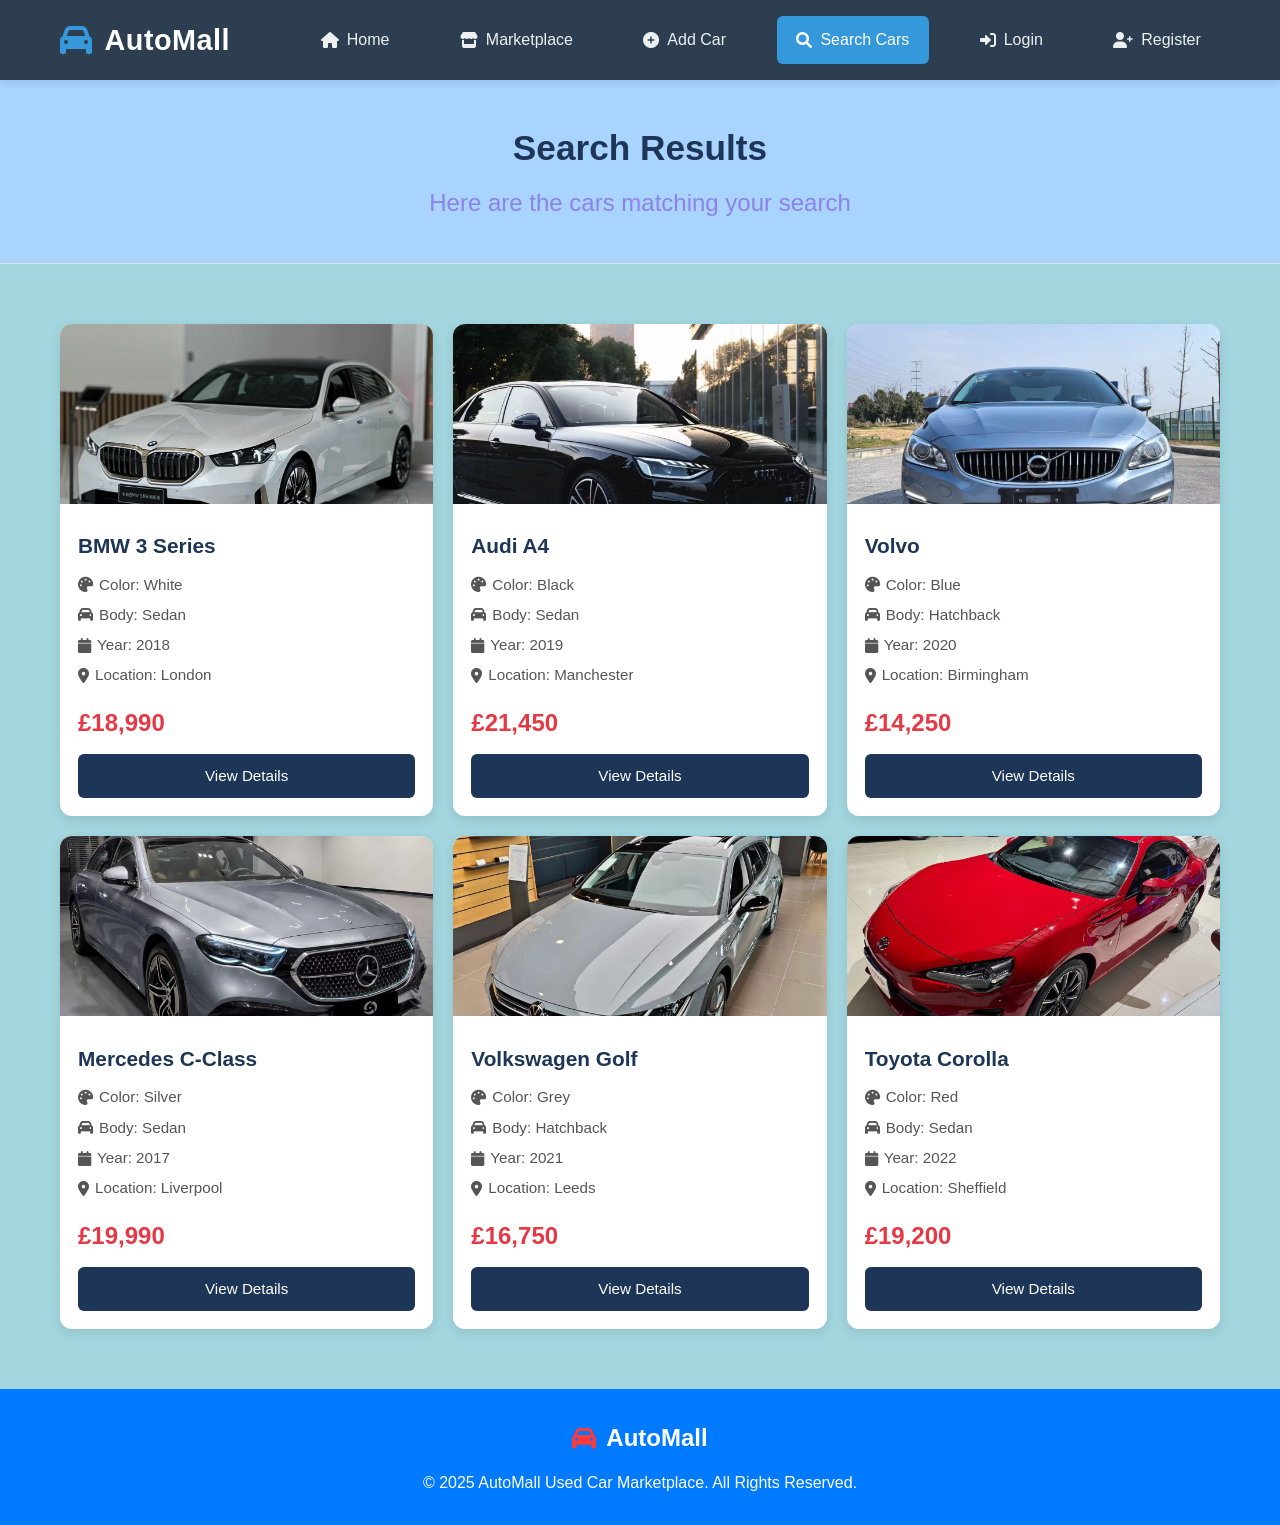
<file: search-results.html>
<!DOCTYPE html>
<html lang="en">
<head>
    <meta charset="UTF-8">
    <meta name="viewport" content="width=device-width, initial-scale=1.0">
    <title>Search Results - AutoMall</title>
    <link rel="stylesheet" href="https://cdnjs.cloudflare.com/ajax/libs/font-awesome/6.0.0/css/all.min.css">
    <style>
        /* 导航栏 */
        .navbar {
            background-color: #2c3e50;
            padding: 1rem 0;
            box-shadow: 0 2px 10px rgba(0, 0, 0, 0.1);
            position: sticky;
            top: 0;
            z-index: 1000;
        }


        .nav-container {
            max-width: 1200px;
            margin: 0 auto;
            display: flex;
            justify-content: space-between;
            align-items: center;
            padding: 0 20px;
        }

        .logo a {
            color: white;
            text-decoration: none;
            font-size: 1.8rem;
            font-weight: 700;
            display: flex;
            align-items: center;
            gap: 12px;
            letter-spacing: 0.5px;
        }

        .logo i {
            color: #3498db;
            font-size: 2rem;
        }

        .logo span {
            color: white;
            font-weight: 800;
        }

        .nav-menu {
            display: flex;
            list-style: none;
            gap: 2rem;
            margin: 0;
            padding: 0;
        }

        .nav-menu li a {
            color: #ecf0f1;
            text-decoration: none;
            padding: 0.7rem 1.2rem;
            border-radius: 6px;
            transition: all 0.3s ease;
            display: flex;
            align-items: center;
            gap: 8px;
            font-weight: 500;
            font-size: 1rem;
        }

        .nav-menu li a:hover {
            background-color: #3498db;
            color: white;
        }

        .nav-menu li.active a {
            background-color: #3498db;
            color: white;
        }

        .hamburger {
            display: none;
            cursor: pointer;
            background: none;
            border: none;
            padding: 5px;
        }

        .bar {
            display: block;
            width: 25px;
            height: 3px;
            margin: 5px auto;
            background-color: white;
            transition: all 0.3s ease;
            border-radius: 2px;
        }

        @media (max-width: 768px) {
            .hamburger {
                display: block;
            }
            .nav-menu {
                position: fixed;
                left: -100%;
                top: 70px;
                flex-direction: column;
                background-color: #2c3e50;
                width: 100%;
                text-align: center;
                transition: 0.3s;
                padding: 2rem 0;
                gap: 0;
            }
            .nav-menu.active { left: 0; }
            .nav-menu li { margin: 1rem 0; }
            .nav-menu li a { padding: 1rem; justify-content: center; }
            .hamburger.active .bar:nth-child(2) { opacity: 0; }
            .hamburger.active .bar:nth-child(1) { transform: translateY(8px) rotate(45deg); }
            .hamburger.active .bar:nth-child(3) { transform: translateY(-8px) rotate(-45deg); }
        }

        /* 全局 */
        * { margin: 0; padding: 0; box-sizing: border-box; font-family: 'Segoe UI', Tahoma, Geneva, Verdana, sans-serif; }
        body { line-height: 1.6; color: #2c3e50; background-color: #a3d6df; }
        .container { max-width: 1200px; margin: 0 auto; padding: 0 20px; }
        a { text-decoration: none; color: inherit; transition: all 0.3s ease; }
        ul { list-style: none; }

        .page-header {
            background-color: #a9d4ff;
            padding: 40px 0;
            text-align: center;
            margin-bottom: 30px;
            border-bottom: 1px solid #dee2e6;
        }
        .page-header h1 { font-size: 2.2rem; color: #1d3557; margin-bottom: 8px; }
        .page-header p { color: #8c83ea; font-size: 1.5rem; font-weight: 500; }

        /* 车辆卡片 */
        .marketplace { padding: 30px 0 60px; }
        .cars-grid { display: grid; grid-template-columns: repeat(auto-fill, minmax(280px, 1fr)); gap: 20px; }
        .car-card { background: white; border-radius: 12px; overflow: hidden; box-shadow: 0 4px 12px rgba(0,0,0,0.1); transition: transform 0.3s ease; display: flex; flex-direction: column; height: 100%; }
        .car-card:hover { transform: translateY(-4px); }
        .car-image img { width: 100%; height: 180px; object-fit: cover; }
        .car-info { padding: 18px; flex-grow: 1; display: flex; flex-direction: column; justify-content: space-between; }
        .car-info h3 { font-size: 1.3rem; color: #1d3557; margin-bottom: 10px; font-weight: 600; }
        .car-meta { font-size: 0.95rem; color: #555; margin-bottom: 6px; display: flex; align-items: center; gap: 6px; }
        .car-price { font-size: 1.5rem; font-weight: bold; color: #e63946; margin: 10px 0 12px; }
        .car-btn { display: inline-block; padding: 10px 20px; background-color: #1d3557; color: white; border-radius: 6px; font-size: 0.95rem; text-align: center; }
        .car-btn:hover { background-color: #e63946; }

        /* 无结果 */
        .no-results { text-align: center; padding: 60px 20px; background: white; border-radius: 12px; box-shadow: 0 4px 12px rgba(0,0,0,0.1); }
        .no-results h3 { color: #e63946; margin-bottom: 15px; }
        .back-btn { display: inline-block; padding: 10px 20px; background: #1d3557; color: white; border-radius: 6px; margin-top: 15px; }

        footer { background-color: #007bff; color: white; padding: 30px 0; text-align: center; }
        .footer-logo { display: flex; align-items: center; justify-content: center; gap: 10px; font-size: 1.5rem; font-weight: bold; margin-bottom: 12px; }
        .footer-logo i { color: #ff3a3a; }
    </style>
</head>
<body>

<!-- 导航栏 -->
<header>
    <nav class="navbar">
        <div class="nav-container">
            <div class="logo">
                <a href="index.html">
                    <i class="fas fa-car"></i>
                    <span>AutoMall</span>
                </a>
            </div>
            <ul class="nav-menu">
                <li><a href="index.html"><i class="fas fa-home"></i> Home</a></li>
                <li><a href="marketplace.html"><i class="fas fa-store"></i> Marketplace</a></li>
                <li><a href="add-car.html"><i class="fas fa-plus-circle"></i> Add Car</a></li>
                <li class="active"><a href="search.html"><i class="fas fa-search"></i> Search Cars</a></li>
                <li><a href="login.html"><i class="fas fa-sign-in-alt"></i> Login</a></li>
                <li><a href="registration.html"><i class="fas fa-user-plus"></i> Register</a></li>
            </ul>
            <div class="hamburger">
                <span class="bar"></span>
                <span class="bar"></span>
                <span class="bar"></span>
            </div>
        </div>
    </nav>
</header>

<main>
    <section class="page-header">
        <div class="container">
            <h1>Search Results</h1>
            <p>Here are the cars matching your search</p>
        </div>
    </section>

    <section class="marketplace">
        <div class="container">
            <div class="cars-grid" id="resultsGrid">
                <!-- 所有车辆（JS自动筛选） -->
            </div>
        </div>
    </section>
</main>

<footer>
    <div class="container footer-content">
        <div class="footer-logo">
            <i class="fas fa-car"></i>
            <span>AutoMall</span>
        </div>
        <p>&copy; 2025 AutoMall Used Car Marketplace. All Rights Reserved.</p>
    </div>
</footer>

<script>
    // ==============================================
    // 【这里是修改处！】全部换成和marketplace一样的本地图片
    // ==============================================
    const allCars = [
        {
            name: "BMW 3 Series", year: "2018", color: "White", body: "Sedan",
            location: "London", price: "£18,990",
            img: "白色宝马.jpg"  // 本地图片
        },
        {
            name: "Audi A4", year: "2019", color: "Black", body: "Sedan",
            location: "Manchester", price: "£21,450",
            img: "黑色奥迪.jpg"  // 本地图片
        },
        {
            name: "Volvo", year: "2020", color: "Blue", body: "Hatchback",
            location: "Birmingham", price: "£14,250",
            img: "蓝色沃尔沃.jpg"  // 本地图片
        },
        {
            name: "Mercedes C-Class", year: "2017", color: "Silver", body: "Sedan",
            location: "Liverpool", price: "£19,990",
            img: "银色奔驰.jpg"  // 本地图片
        },
        {
            name: "Volkswagen Golf", year: "2021", color: "Grey", body: "Hatchback",
            location: "Leeds", price: "£16,750",
            img: "灰色大众.jpg"  // 本地图片
        },
        {
            name: "Toyota Corolla", year: "2022", color: "Red", body: "Sedan",
            location: "Sheffield", price: "£19,200",
            img: "红色丰田.jpg"  // 本地图片
        }
    ];

    // 获取搜索参数
    const params = new URLSearchParams(window.location.search);
    const searchModel = (params.get('model') || '').toLowerCase().trim();
    const searchYear = (params.get('year') || '').trim();

    // 筛选逻辑
    const filteredCars = allCars.filter(car => {
        const matchesModel = !searchModel || car.name.toLowerCase().includes(searchModel);
        const matchesYear = !searchYear || car.year === searchYear;
        return matchesModel && matchesYear;
    });

    // 渲染结果
    const grid = document.getElementById('resultsGrid');
    if (filteredCars.length === 0) {
        grid.innerHTML = `
            <div class="no-results">
                <h3>No cars found matching your search</h3>
                <p>Try different keywords or leave blank to show all</p>
                <a href="search.html" class="back-btn">Back to Search</a>
            </div>
        `;
    } else {
        filteredCars.forEach(car => {
            grid.innerHTML += `
                <div class="car-card">
                    <div class="car-image">
                        <img src="${car.img}" alt="${car.name}">
                    </div>
                    <div class="car-info">
                        <h3>${car.name}</h3>
                        <p class="car-meta"><i class="fas fa-palette"></i> Color: ${car.color}</p>
                        <p class="car-meta"><i class="fas fa-car"></i> Body: ${car.body}</p>
                        <p class="car-meta"><i class="fas fa-calendar"></i> Year: ${car.year}</p>
                        <p class="car-meta"><i class="fas fa-map-marker-alt"></i> Location: ${car.location}</p>
                        <p class="car-price">${car.price}</p>
                        <a href="#" class="car-btn">View Details</a>
                    </div>
                </div>
            `;
        });
    }

    // 移动端菜单
    document.addEventListener('DOMContentLoaded', function() {
        const hamburger = document.querySelector('.hamburger');
        const navMenu = document.querySelector('.nav-menu');
        hamburger.addEventListener('click', () => {
            hamburger.classList.toggle('active');
            navMenu.classList.toggle('active');
        });
        document.querySelectorAll('.nav-menu a').forEach(n => n.addEventListener('click', () => {
            hamburger.classList.remove('active');
            navMenu.classList.remove('active');
        }));
    });
</script>

</body>
</html>
</file>
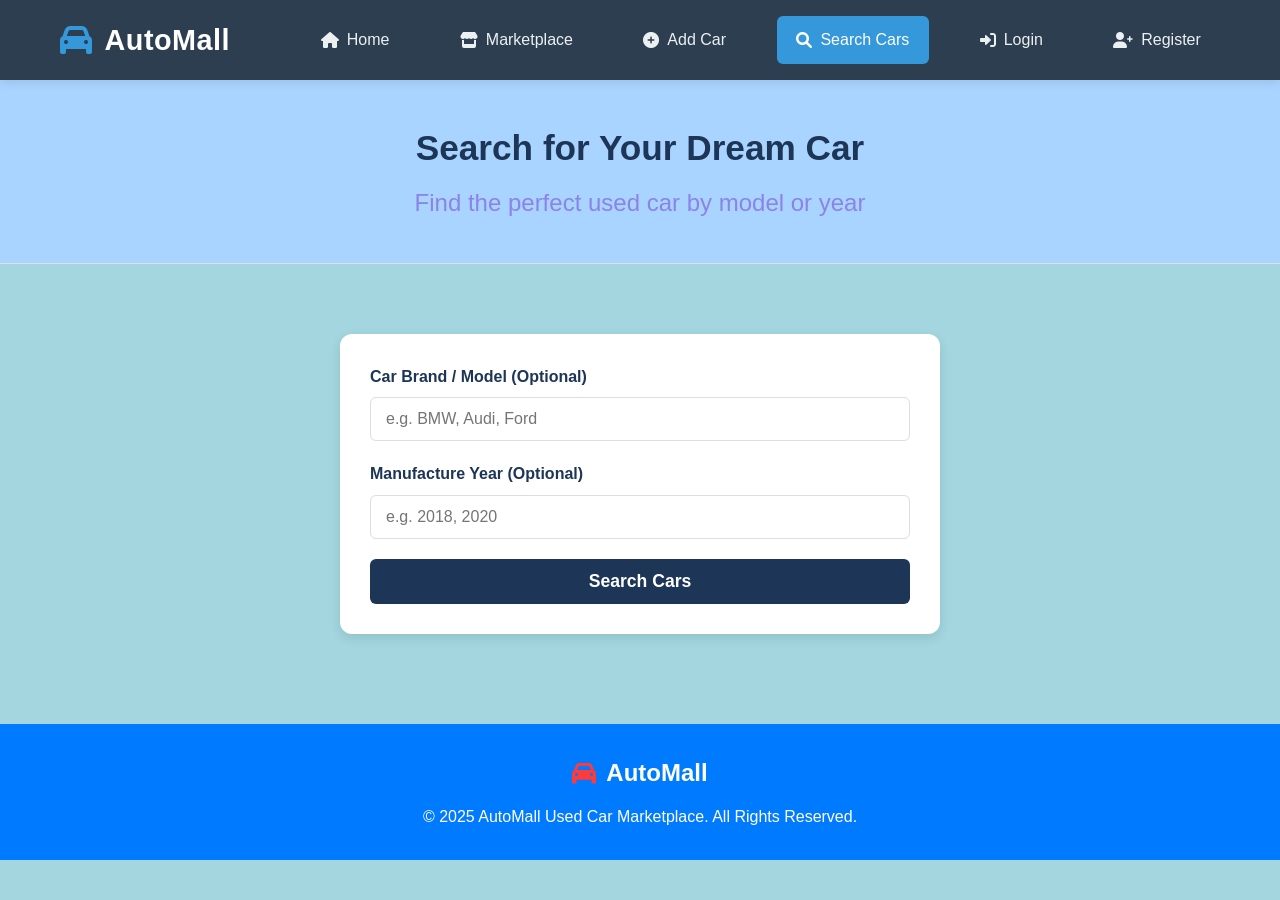
<file: search.html>
<!DOCTYPE html>
<html lang="en">
<head>
    <meta charset="UTF-8">
    <meta name="viewport" content="width=device-width, initial-scale=1.0">
    <title>Search Cars - AutoMall</title>
    <link rel="stylesheet" href="https://cdnjs.cloudflare.com/ajax/libs/font-awesome/6.0.0/css/all.min.css">
    <style>
        /* 导航栏样式 */
        .navbar {
            background-color: #2c3e50;
            padding: 1rem 0;
            box-shadow: 0 2px 10px rgba(0, 0, 0, 0.1);
            position: sticky;
            top: 0;
            z-index: 1000;
        }

        .nav-container {
            max-width: 1200px;
            margin: 0 auto;
            display: flex;
            justify-content: space-between;
            align-items: center;
            padding: 0 20px;
        }

        .logo a {
            color: white;
            text-decoration: none;
            font-size: 1.8rem;
            font-weight: 700;
            display: flex;
            align-items: center;
            gap: 12px;
            letter-spacing: 0.5px;
        }

        .logo i {
            color: #3498db;
            font-size: 2rem;
        }

        .logo span {
            color: white;
            font-weight: 800;
        }

        .nav-menu {
            display: flex;
            list-style: none;
            gap: 2rem;
            margin: 0;
            padding: 0;
        }

        .nav-menu li a {
            color: #ecf0f1;
            text-decoration: none;
            padding: 0.7rem 1.2rem;
            border-radius: 6px;
            transition: all 0.3s ease;
            display: flex;
            align-items: center;
            gap: 8px;
            font-weight: 500;
            font-size: 1rem;
        }

        .nav-menu li a:hover {
            background-color: #3498db;
            color: white;
        }

        .nav-menu li.active a {
            background-color: #3498db;
            color: white;
        }

        .hamburger {
            display: none;
            cursor: pointer;
            background: none;
            border: none;
            padding: 5px;
        }

        .bar {
            display: block;
            width: 25px;
            height: 3px;
            margin: 5px auto;
            background-color: white;
            transition: all 0.3s ease;
            border-radius: 2px;
        }

        @media (max-width: 768px) {
            .hamburger {
                display: block;
            }

            .nav-menu {
                position: fixed;
                left: -100%;
                top: 70px;
                flex-direction: column;
                background-color: #2c3e50;
                width: 100%;
                text-align: center;
                transition: 0.3s;
                padding: 2rem 0;
                gap: 0;
                box-shadow: 0 5px 10px rgba(0, 0, 0, 0.1);
            }

            .nav-menu.active {
                left: 0;
            }

            .nav-menu li {
                margin: 1rem 0;
            }

            .nav-menu li a {
                padding: 1rem;
                justify-content: center;
            }

            .hamburger.active .bar:nth-child(2) {
                opacity: 0;
            }

            .hamburger.active .bar:nth-child(1) {
                transform: translateY(8px) rotate(45deg);
            }

            .hamburger.active .bar:nth-child(3) {
                transform: translateY(-8px) rotate(-45deg);
            }
        }

        /* 全局样式 */
        * {
            margin: 0;
            padding: 0;
            box-sizing: border-box;
            font-family: 'Segoe UI', Tahoma, Geneva, Verdana, sans-serif;
        }

        body {
            line-height: 1.6;
            color: #2c3e50;
            background-color: #a3d6df;
        }

        .container {
            max-width: 1200px;
            margin: 0 auto;
            padding: 0 20px;
        }

        a {
            text-decoration: none;
            color: inherit;
            transition: all 0.3s ease;
        }

        ul {
            list-style: none;
        }

        .page-header {
            background-color: #a9d4ff;
            padding: 40px 0;
            text-align: center;
            margin-bottom: 30px;
            border-bottom: 1px solid #dee2e6;
        }

        .page-header h1 {
            font-size: 2.2rem;
            color: #1d3557;
            margin-bottom: 8px;
        }

        .page-header p {
            color: #8c83ea;
            font-size: 1.5rem;
            font-weight: 500;
        }

        /* 搜索表单 */
        .search-section {
            padding: 40px 0;
        }

        .search-form {
            background: white;
            padding: 30px;
            border-radius: 12px;
            box-shadow: 0 4px 12px rgba(0,0,0,0.1);
            max-width: 600px;
            margin: 0 auto;
        }

        .form-group {
            margin-bottom: 20px;
        }

        .form-group label {
            display: block;
            margin-bottom: 8px;
            font-weight: 600;
            color: #1d3557;
        }

        .form-control {
            width: 100%;
            padding: 12px 15px;
            border: 1px solid #ddd;
            border-radius: 6px;
            font-size: 1rem;
        }

        .search-btn {
            width: 100%;
            padding: 12px;
            background-color: #1d3557;
            color: white;
            border: none;
            border-radius: 6px;
            font-size: 1.1rem;
            font-weight: 600;
            cursor: pointer;
            transition: 0.3s;
        }

        .search-btn:hover {
            background-color: #e63946;
        }

        /* 页脚 */
        footer {
            background-color: #007bff;
            color: white;
            padding: 30px 0;
            text-align: center;
            margin-top: 50px;
        }

        .footer-logo {
            display: flex;
            align-items: center;
            justify-content: center;
            gap: 10px;
            font-size: 1.5rem;
            font-weight: bold;
            margin-bottom: 12px;
        }

        .footer-logo i {
            color: #ff3a3a;
        }
    </style>
</head>
<body>

<!-- 导航栏 -->
<header>
    <nav class="navbar">
        <div class="nav-container">
            <div class="logo">
                <a href="index.html">
                    <i class="fas fa-car"></i>
                    <span>AutoMall</span>
                </a>
            </div>
            <ul class="nav-menu">
                <li><a href="index.html"><i class="fas fa-home"></i> Home</a></li>
                <li><a href="marketplace.html"><i class="fas fa-store"></i> Marketplace</a></li>
                <li><a href="add-car.html"><i class="fas fa-plus-circle"></i> Add Car</a></li>
                <li class="active"><a href="search.html"><i class="fas fa-search"></i> Search Cars</a></li>
                <li><a href="login.html"><i class="fas fa-sign-in-alt"></i> Login</a></li>
                <li><a href="registration.html"><i class="fas fa-user-plus"></i> Register</a></li>
            </ul>
            <div class="hamburger">
                <span class="bar"></span>
                <span class="bar"></span>
                <span class="bar"></span>
            </div>
        </div>
    </nav>
</header>

<main>
    <section class="page-header">
        <div class="container">
            <h1>Search for Your Dream Car</h1>
            <p>Find the perfect used car by model or year</p>
        </div>
    </section>

    <section class="search-section">
        <div class="container">
            <form class="search-form" action="search-results.html" method="get">
                <div class="form-group">
                    <label for="model">Car Brand / Model (Optional)</label>
                    <input type="text" class="form-control" id="model" name="model" placeholder="e.g. BMW, Audi, Ford">
                </div>
                <div class="form-group">
                    <label for="year">Manufacture Year (Optional)</label>
                    <input type="number" class="form-control" id="year" name="year" placeholder="e.g. 2018, 2020">
                </div>
                <button type="submit" class="search-btn">Search Cars</button>
            </form>
        </div>
    </section>
</main>

<footer>
    <div class="container footer-content">
        <div class="footer-logo">
            <i class="fas fa-car"></i>
            <span>AutoMall</span>
        </div>
        <p>&copy; 2025 AutoMall Used Car Marketplace. All Rights Reserved.</p>
    </div>
</footer>


<script>
    document.addEventListener('DOMContentLoaded', function() {
        const hamburger = document.querySelector('.hamburger');
        const navMenu = document.querySelector('.nav-menu');

        hamburger.addEventListener('click', function() {
            hamburger.classList.toggle('active');
            navMenu.classList.toggle('active');
        });

        document.querySelectorAll('.nav-menu a').forEach(n => n.addEventListener('click', () => {
            hamburger.classList.remove('active');
            navMenu.classList.remove('active');
        }));
    });
</script>

</body>
</html>
</file>
<file: navbar.css>
/* 导航栏样式 - 蓝色系配色 */
.navbar {
    background-color: #2c3e50;
    padding: 1rem 0;
    box-shadow: 0 2px 10px rgba(0, 0, 0, 0.1);
    position: sticky;
    top: 0;
    z-index: 1000;
}

.nav-container {
    max-width: 1200px;
    margin: 0 auto;
    display: flex;
    justify-content: space-between;
    align-items: center;
    padding: 0 20px;
}

.logo a {
    color: white;
    text-decoration: none;
    font-size: 1.8rem;
    font-weight: 700;
    display: flex;
    align-items: center;
    gap: 12px;
    letter-spacing: 0.5px;
}

.logo i {
    color: #3498db;
    font-size: 2rem;
}

.logo span {
    color: white;
    font-weight: 800;
}

.nav-menu {
    display: flex;
    list-style: none;
    gap: 2rem;
    margin: 0;
    padding: 0;
}

.nav-menu li a {
    color: #ecf0f1;
    text-decoration: none;
    padding: 0.7rem 1.2rem;
    border-radius: 6px;
    transition: all 0.3s ease;
    display: flex;
    align-items: center;
    gap: 8px;
    font-weight: 500;
    font-size: 1rem;
}

.nav-menu li a:hover {
    background-color: #3498db;
    color: white;
}

.nav-menu li.active a {
    background-color: #3498db;
    color: white;
}

.hamburger {
    display: none;
    cursor: pointer;
    background: none;
    border: none;
    padding: 5px;
}

.bar {
    display: block;
    width: 25px;
    height: 3px;
    margin: 5px auto;
    background-color: white;
    transition: all 0.3s ease;
    border-radius: 2px;
}

/* 响应式导航栏设计 */
@media (max-width: 768px) {
    .hamburger {
        display: block;
    }

    .nav-menu {
        position: fixed;
        left: -100%;
        top: 70px;
        flex-direction: column;
        background-color: #2c3e50;
        width: 100%;
        text-align: center;
        transition: 0.3s;
        padding: 2rem 0;
        gap: 0;
        box-shadow: 0 5px 10px rgba(0, 0, 0, 0.1);
    }

    .nav-menu.active {
        left: 0;
    }

    .nav-menu li {
        margin: 1rem 0;
    }

    .nav-menu li a {
        padding: 1rem;
        justify-content: center;
    }

    .hamburger.active .bar:nth-child(2) {
        opacity: 0;
    }

    .hamburger.active .bar:nth-child(1) {
        transform: translateY(8px) rotate(45deg);
    }

    .hamburger.active .bar:nth-child(3) {
        transform: translateY(-8px) rotate(-45deg);
    }
}
</file>
<file: style1.css>
/* 全局重置 */
* {
    margin: 0;
    padding: 0;
    box-sizing: border-box;
    font-family: 'Segoe UI', Tahoma, Geneva, Verdana, sans-serif;
}

/* 页面整体背景：纯白色 + 浅蓝色，页面明亮干净 */
body {
    line-height: 1.6;
    color: #2c3e50;
    background-color: #ffffff;
}

.container {
    max-width: 1200px;
    margin: 0 auto;
    padding: 0 20px;
}

a {
    text-decoration: none;
    color: inherit;
}

ul {
    list-style: none;
}

/* 汽车横幅（缩小高度！） */
.hero {
    background: linear-gradient(to right, #007bff, #28a745);
    background-size: cover;
    background-position: center;
    height: 400px; /* 缩小了高度 */
    display: flex;
    align-items: center;
    justify-content: center;
    text-align: center;
    color: white;
}

.hero-content h1 {
    font-size: 3.5rem;
    margin-bottom: 1rem;
}

.hero-content p {
    font-size: 1.3rem;
    margin-bottom: 2rem;
}

.btn {
    display: inline-block;
    background-color: #1d78ce;
    color: white;
    padding: 14px 36px;
    border-radius: 50px;
    font-size: 1.1rem;
    font-weight: 500;
    transition: 0.3s;
}

.btn:hover {
    background-color: #2ab39c;
    transform: translateY(-3px);
}

/* ========= 共用汽车背景图 ========= */
.car-bg-section {
    background-image: url('carbackground.jpg');
    background-size: cover;
    background-position: center;
    position: relative;
}

/* 🔥 关键修改：降低遮罩透明度，让图片更清晰，同时文字依然可读 */
.car-bg-section::before {
    content: '';
    position: absolute;
    top: 0;
    left: 0;
    width: 100%;
    height: 100%;
    background-color: rgba(255, 255, 255, 0.55); /* 从 0.65 → 0.55，图片更清晰 */
    z-index: 1;
}

/* 业务简介区 */
.about {
    padding: 80px 0;
    background-color: transparent;
    position: relative;
    z-index: 2;
}

.about h2,
.quick-links h2 {
    text-align: center;
    font-size: 2.2rem;
    margin-bottom: 50px;
    color: #007bff;
    position: relative;
}

.about h2::after,
.quick-links h2::after {
    content: '';
    width: 80px;
    height: 3px;
    background-color: #28a745;
    position: absolute;
    bottom: -10px;
    left: 50%;
    transform: translateX(-50%);
}

/* 🔥 关键修改：增大左右两栏间距，让内容更舒展 */
.about-content {
    display: grid;
    grid-template-columns: 1fr 1fr;
    gap: 60px; /* 从 40px → 60px，左右更分开 */
    align-items: center;
}

/* 🔥 关键修改：增强文字对比度，让字体更清晰 */
.about-text p {
    font-size: 1.2rem; /* 字体稍微放大 */
    margin-bottom: 15px;
    color: #0b0b0b; /* 文字颜色加深，对比度更高 */
    font-weight: 700; /* 字体加粗一点 */
    text-shadow: 0 0 2px rgba(255,255,255,0.6); /* 加轻微文字阴影，防止被背景干扰 */
}

.about-features {
    display: flex;
    flex-direction: column;
    gap: 20px;
}

.feature {
    display: flex;
    align-items: center;
    gap: 15px;
}

.feature i {
    font-size: 2rem;
    color: #28a745;
}

.feature h3 {
    font-size: 1.2rem;
    color: #282222; /* 加深文字颜色 */
    font-weight: 600; /* 加粗标题 */
}

/* 快捷导航区 */
.quick-links {
    padding: 80px 0;
    background-color: transparent;
    position: relative;
    z-index: 2;
}

.link-cards {
    display: grid;
    grid-template-columns: repeat(3, 1fr);
    gap: 30px;
}

.link-card {
    background-color: white;
    padding: 35px;
    border-radius: 15px;
    text-align: center;
    box-shadow: 0 8px 24px rgba(0, 123, 255, 0.1);
    transition: 0.3s ease;
}

.link-card:hover {
    transform: translateY(-8px);
    box-shadow: 0 12px 30px rgba(0, 123, 255, 0.15);
}

.link-card i {
    font-size: 2.8rem;
    color: #007bff;
    margin-bottom: 20px;
}

.link-card h3 {
    font-size: 1.4rem;
    margin-bottom: 15px;
    color: #2c3e50;
}

.link-card p {
    color: #7f8c8d;
    font-weight: 600;
    margin-bottom: 20px;
}

.small-btn {
    display: inline-block;
    padding: 10px 24px;
    background-color: #007bff;
    color: white;
    border-radius: 50px;
    font-size: 0.95rem;
    transition: 0.3s;
}

.small-btn:hover {
    background-color: #0056b3;
}

/* 页脚：清爽蓝色 */
footer {
    background-color: #007bff;
    color: white;
    padding: 35px 0;
    text-align: center;
}

.footer-logo {
    display: flex;
    align-items: center;
    justify-content: center;
    gap: 10px;
    font-size: 1.6rem;
    font-weight: bold;
    margin-bottom: 15px;
}

.footer-logo i {
    color: #f3f3f3;
}

/* 响应式 */
@media (max-width: 992px) {
    .about-content {
        grid-template-columns: 1fr;
        gap: 40px; /* 移动端恢复合适间距 */
    }
    .link-cards {
        grid-template-columns: 1fr 1fr;
    }
}

@media (max-width: 768px) {
    .hero-content h1 {
        font-size: 2.5rem;
    }
    .link-cards {
        grid-template-columns: 1fr;
    }
}
</file>
<file: marketplace.css>
/* 全局样式 */
* {
    margin: 0;
    padding: 0;
    box-sizing: border-box;
    font-family: 'Segoe UI', Tahoma, Geneva, Verdana, sans-serif;
}

/* 页面主背景：使用非常浅的蓝色，增加层次感 */
body {
    line-height: 1.6;
    color: #2c3e50;
    background-color: #a3d6df; /* 浅灰蓝色背景 */
}

.container {
    max-width: 1200px;
    margin: 0 auto;
    padding: 0 20px;
}

a {
    text-decoration: none;
    color: inherit;
    transition: all 0.3s ease;
}

ul {
    list-style: none;
}

/* 页面顶部标题背景：使用更深一点的蓝色，与主背景区分 */
.page-header {
    background-color: #a9d4ff; /* 浅灰蓝色背景 */
    padding: 40px 0;
    text-align: center;
    margin-bottom: 30px;
    border-bottom: 1px solid #dee2e6; /* 添加细微分割线 */
}

.page-header h1 {
    font-size: 2.2rem;
    color: #1d3557;
    margin-bottom: 8px;
}

.page-header p {
    color: #8c83ea;
    font-size: 1.5rem;
    font-weight: 500;
}

/* 车辆卡片网格 */
.marketplace {
    padding: 30px 0 60px;
}

.cars-grid {
    display: grid;
    grid-template-columns: repeat(auto-fill, minmax(280px, 1fr));
    gap: 20px;
}

/* 车辆卡片：保持白色背景，突出内容 */
.car-card {
    background: white; /* 卡片白色背景 */
    border-radius: 12px;
    overflow: hidden;
    box-shadow: 0 4px 12px rgba(0, 0, 0, 0.1);
    transition: transform 0.3s ease;
    display: flex;
    flex-direction: column;
    height: 100%;
}

.car-card:hover {
    transform: translateY(-4px);
}

/* 🔥 核心修复：居中裁剪，无白边且不影响车辆主体 */
.car-image {
    width: 100%;
    height: 290px; /* 保持适中高度 */
    overflow: hidden;
}

.car-image img {
    width: 100%;
    height: 100%;
    object-fit: cover; /* 填充卡片 */
    object-position: center; /* 居中裁剪，保证车辆主体在中间 */
}

.car-info {
    padding: 18px;
    flex-grow: 1;
    display: flex;
    flex-direction: column;
    justify-content: space-between;
}

.car-info h3 {
    font-size: 1.3rem;
    color: #1d3557;
    margin-bottom: 10px;
    font-weight: 600;
}

.car-meta {
    font-size: 0.95rem;
    color: #555;
    margin-bottom: 6px;
    display: flex;
    align-items: center;
    gap: 6px;
    line-height: 1.5;
}

.car-price {
    font-size: 1.5rem;
    font-weight: bold;
    color: #e63946;
    margin: 10px 0 12px;
}

.car-btn {
    display: inline-block;
    padding: 10px 20px;
    background-color: #1d3557;
    color: white;
    border-radius: 6px;
    font-size: 0.95rem;
    font-weight: 500;
    transition: 0.3s;
    text-align: center;
}

.car-btn:hover {
    background-color: #e63946;
}

/* 页脚背景：使用主题色 */
footer {
    background-color: #007bff;
    color: white;
    padding: 30px 0;
    text-align: center;
}

.footer-logo {
    display: flex;
    align-items: center;
    justify-content: center;
    gap: 10px;
    font-size: 1.5rem;
    font-weight: bold;
    margin-bottom: 12px;
}

.footer-logo i {
    color: #ff3a3a;
}

/* 响应式适配 */
@media (max-width: 768px) {
    .cars-grid {
        grid-template-columns: 1fr;
        gap: 15px;
    }
    .car-image {
        height: 180px;
    }
}
</file>
